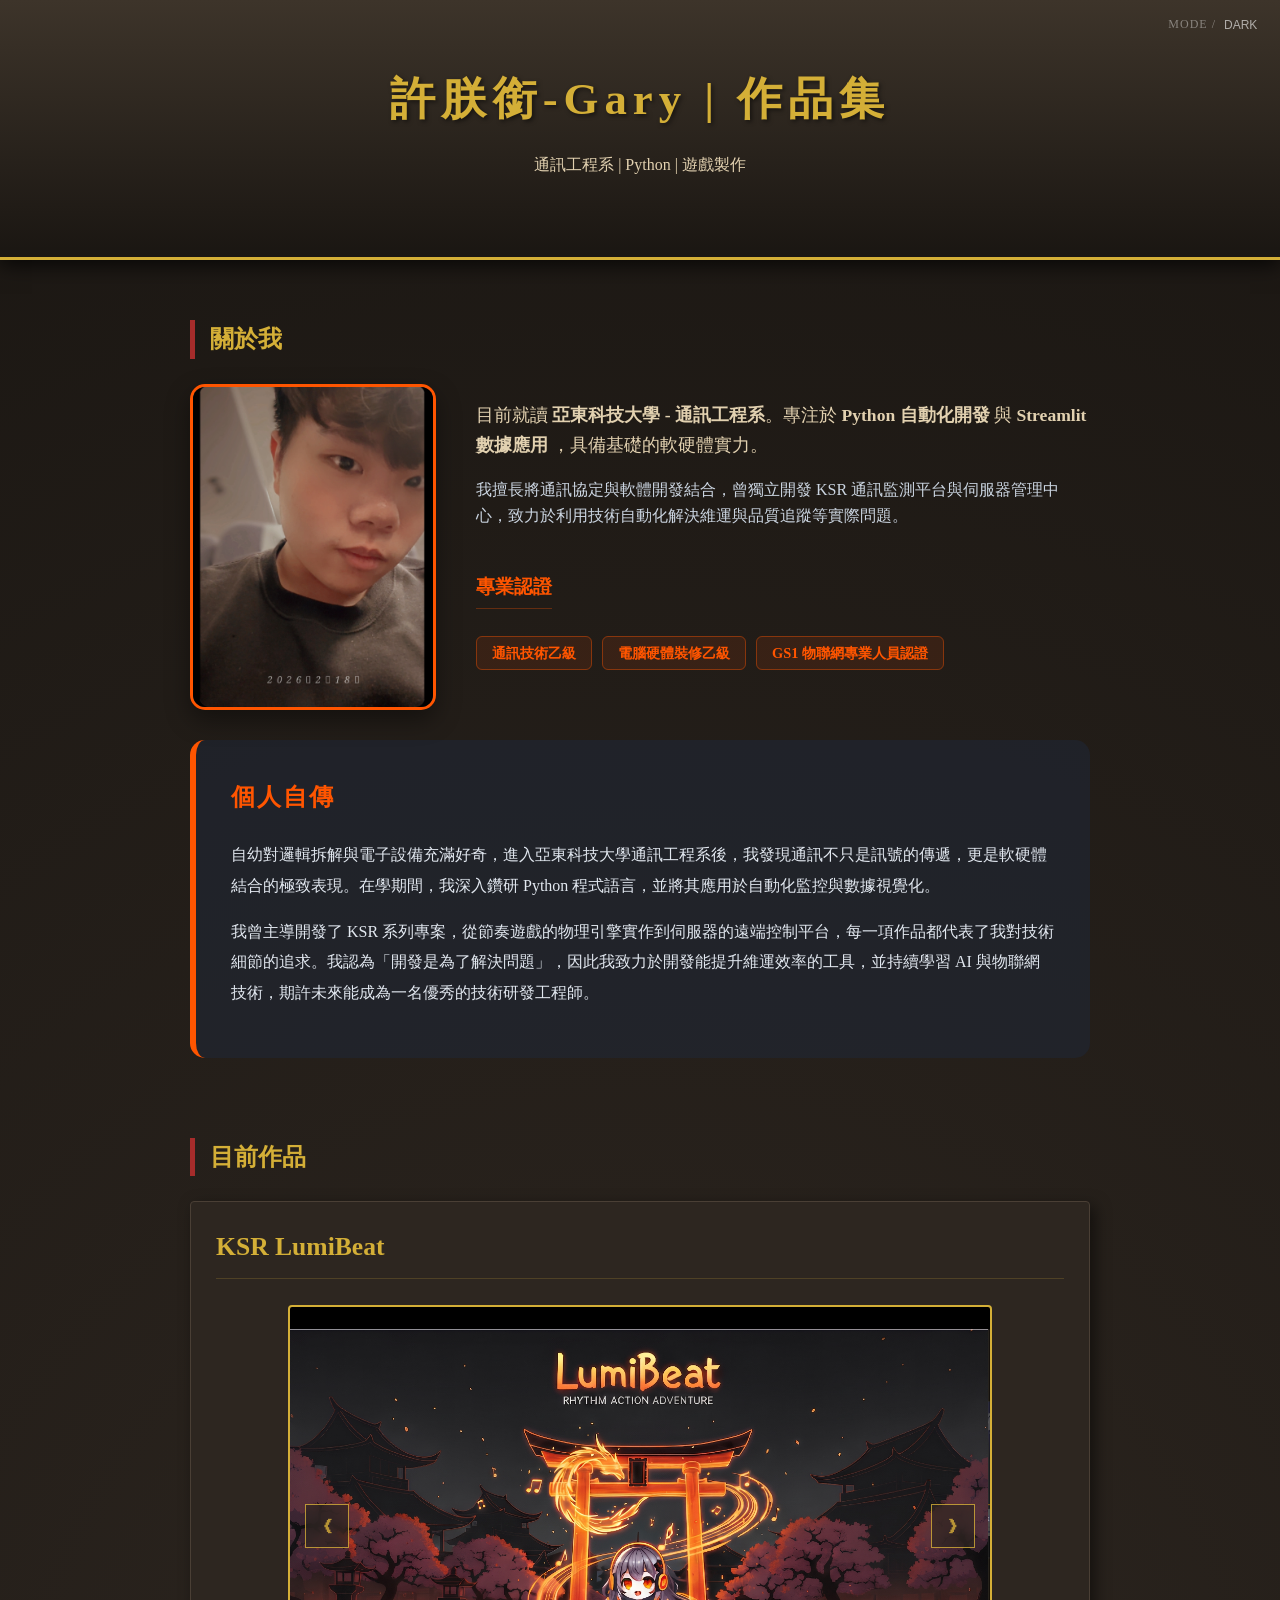
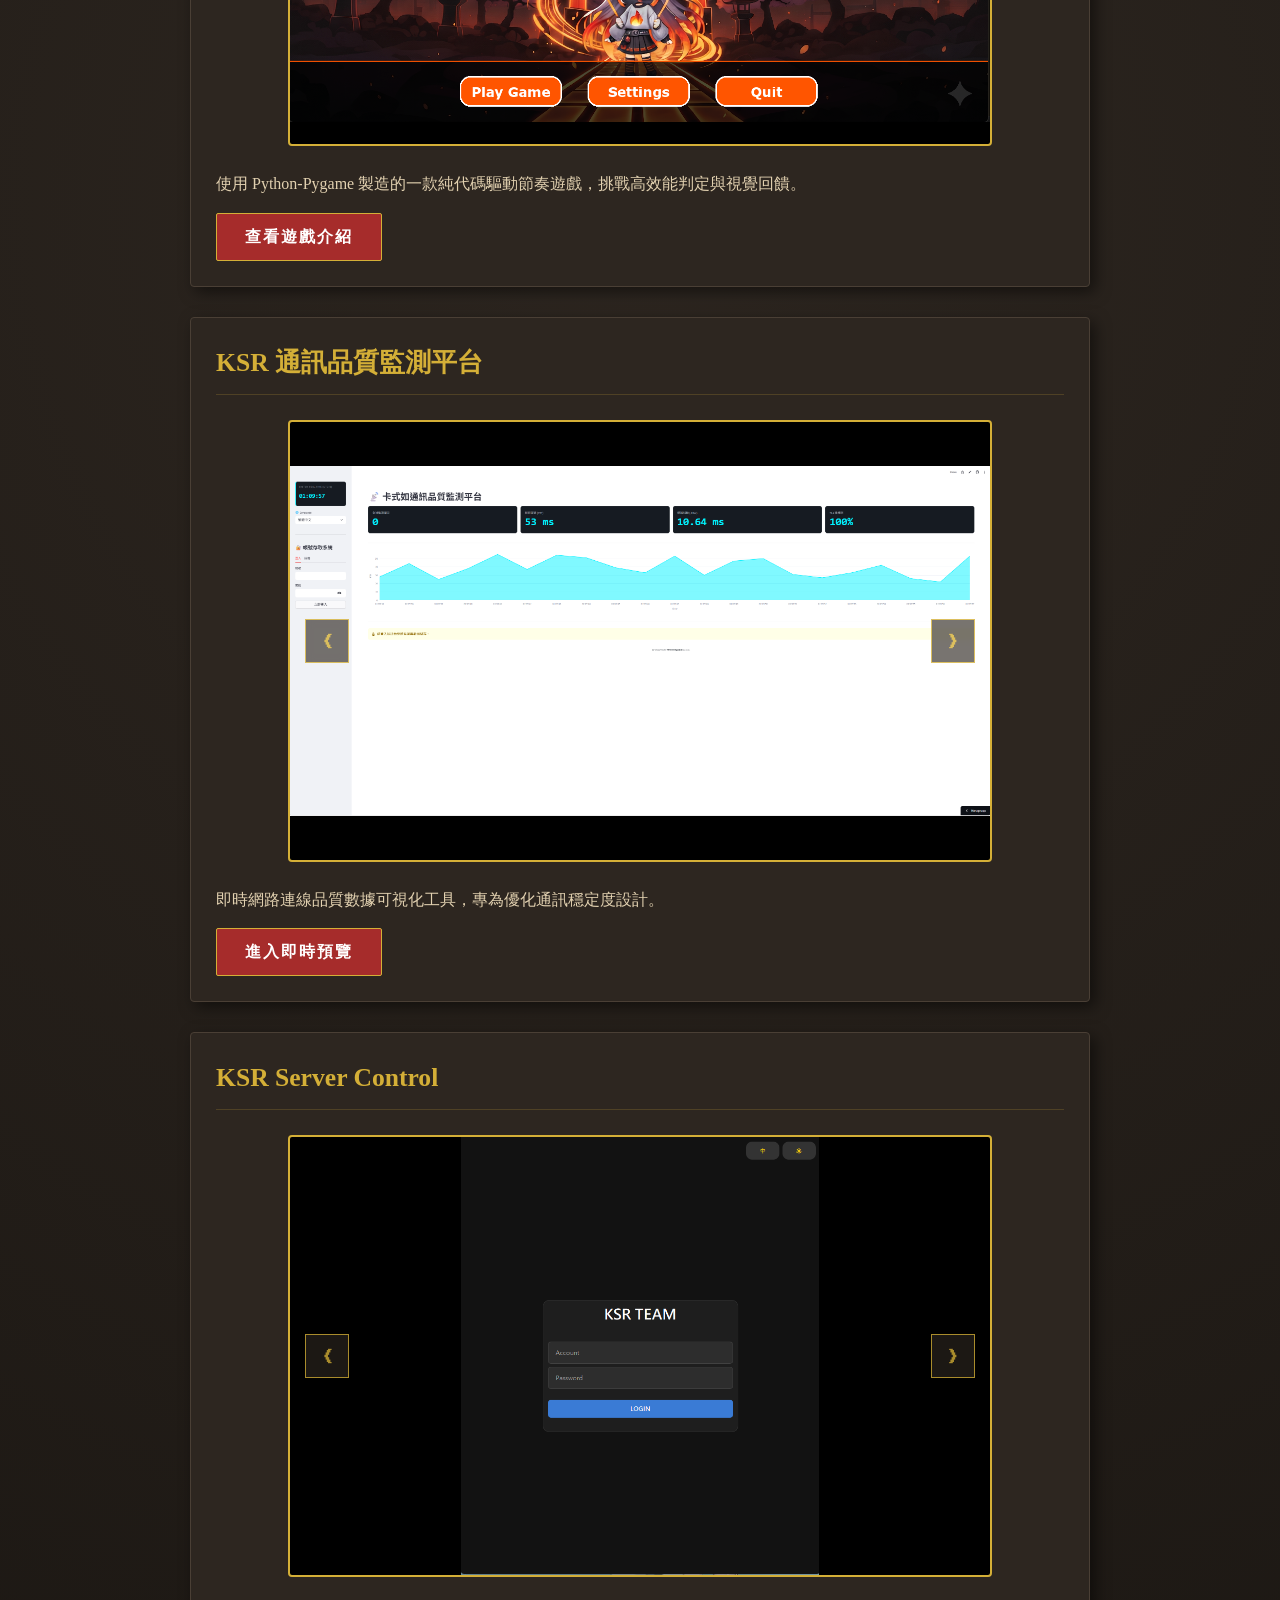
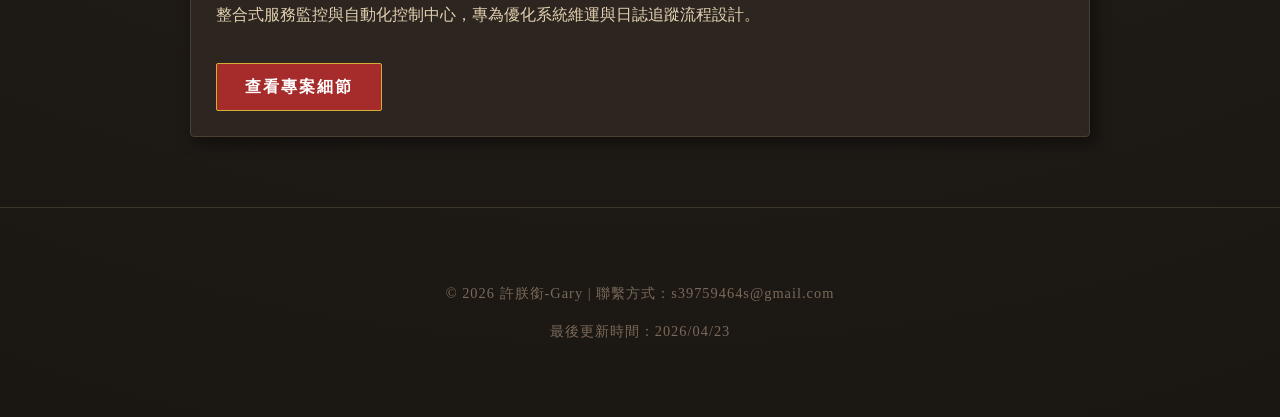
<file: index.html>
<!DOCTYPE html>
<html lang="zh-TW">
<head>
    <meta charset="UTF-8">
    <meta name="viewport" content="width=device-width, initial-scale=1.0">
    <title>作品集 | 許朕銜 Gary</title>
    <link id="theme-style" rel="stylesheet" href="style-3.css">
    <style>
        /* 基礎重置與佈局補強 */
        .about-flex {
            display: flex;
            gap: 40px;
            align-items: flex-start;
            flex-wrap: wrap;
            margin-bottom: 30px;
        }

        /* 個人照片區塊 */
        .profile-photo {
            width: 240px;
            height: 320px;
            background: #2d3748;
            border-radius: 15px;
            overflow: hidden;
            border: 3px solid var(--primary-orange, #ff5500);
            box-shadow: 0 10px 25px rgba(0,0,0,0.4);
            flex-shrink: 0;
        }

        .profile-photo img {
            width: 100%;
            height: 100%;
            object-fit: cover;
        }

        /* 右側文字與證照容器 */
        .about-content-right {
            flex: 1;
            min-width: 300px;
        }

        /* 證照標籤美化 */
        .skills-highlights {
            margin-top: 25px;
        }

        .skills-highlights h3 {
            font-size: 1.2rem;
            color: var(--primary-orange, #ff5500);
            margin-bottom: 15px;
            border-bottom: 1px solid rgba(255, 85, 0, 0.3);
            display: inline-block;
            padding-bottom: 5px;
        }

        .badge-list {
            list-style: none;
            padding: 0;
            display: flex;
            flex-wrap: wrap;
            gap: 10px;
        }

        .badge {
            background: rgba(255, 85, 0, 0.1);
            color: var(--primary-orange, #ff5500);
            border: 1px solid rgba(255, 85, 0, 0.4);
            padding: 8px 15px;
            border-radius: 6px;
            font-size: 0.9rem;
            font-weight: bold;
            transition: 0.3s;
        }

        .badge:hover {
            background: var(--primary-orange, #ff5500);
            color: #fff;
            transform: translateY(-3px);
        }

        /* 自傳區塊優化 */
        .bio-section {
            background: rgba(30, 41, 59, 0.5);
            padding: 35px;
            border-radius: 15px;
            margin-top: 20px;
            line-height: 1.9;
            border-left: 6px solid var(--primary-orange, #ff5500);
            clear: both;
        }

        .bio-section h3 {
            margin-top: 0;
            color: var(--primary-orange, #ff5500);
            margin-bottom: 20px;
            font-size: 1.5rem;
            letter-spacing: 2px;
        }

        .bio-section p {
            margin-bottom: 15px;
            color: #e2e8f0;
        }
    </style>
</head>
<script>
    // --- 1. 輪播邏輯 ---
    function moveSlide(step, btnElement) {
        const container = btnElement.parentElement;
        const slider = container.querySelector('.slider');
        const slides = slider.querySelectorAll('.slide');
        const totalSlides = slides.length;
        let index = parseInt(container.getAttribute('data-current-slide') || '0');
        index += step;
        if (index >= totalSlides) index = 0;
        else if (index < 0) index = totalSlides - 1;
        container.setAttribute('data-current-slide', index);
        slider.style.transform = `translateX(${-index * 100}%)`;
    }

    // --- 2. 詳情彈窗邏輯 ---
    function openModal() {
        document.getElementById("projectModal").style.display = "block";
        document.body.style.overflow = "hidden"; 
    }

    function closeModal() {
        document.getElementById("projectModal").style.display = "none";
        document.body.style.overflow = "auto"; 
    }

    // --- 3. 圖片放大邏輯 ---
    function openImageModal(src) {
        const imgModal = document.getElementById("imageModal");
        const fullImg = document.getElementById("fullImage");
        imgModal.style.display = "flex"; 
        fullImg.src = src;
        document.body.style.overflow = "hidden"; 
    }

    function closeImageModal() {
        const imgModal = document.getElementById("imageModal");
        imgModal.style.display = "none";
        if (document.getElementById("projectModal").style.display !== "block") {
            document.body.style.overflow = "auto";
        }
    }

    // --- 5. 主題切換 ---
    function changeTheme(selectElement) {
        const themeURL = selectElement.value;
        document.getElementById('theme-style').href = themeURL;
        localStorage.setItem('user-theme', themeURL);
    }

    // --- 6. 全域點擊判定 ---
    window.onclick = function(event) {
        const projModal = document.getElementById("projectModal");
        const imgModal = document.getElementById("imageModal");
        if (event.target == projModal) closeModal();
        if (event.target == imgModal) closeImageModal();
    }

    window.onload = function() {
        const savedTheme = localStorage.getItem('user-theme');
        if (savedTheme) {
            document.getElementById('theme-style').href = savedTheme;
            document.getElementById('theme-selector').value = savedTheme;
        }
    }
</script>
<body>
    <header style="position: relative;">
        <div class="theme-switcher" style="position: absolute; top: 15px; right: 20px; display: flex; align-items: center;">
            <span style="font-size: 0.75rem; color: rgba(255,255,255,0.4); margin-right: 8px; letter-spacing: 1px;">MODE /</span>
            <select id="theme-selector" onchange="changeTheme(this)" 
                    style="background: transparent; color: rgba(255,255,255,0.6); border: none; font-size: 0.75rem; cursor: pointer; outline: none; appearance: none; -webkit-appearance: none;">
                <option value="style-1.css">DARK</option>
                <option value="style-2.css">LIGHT</option>
                <option value="style-3.css">TEST</option>
            </select>
        </div>

        <h1>許朕銜-Gary | 作品集</h1>
        <p>通訊工程系 | Python | 遊戲製作</p>
    </header>

    <section id="about">
        <h2>關於我</h2>
        <div class="about-container">
            <div class="about-flex">
                <div class="profile-photo">
                    <img src="my-photo.jpg" alt="許朕銜 Gary 個人照">
                </div>

                <div class="about-content-right">
                    <p style="font-size: 1.1rem; line-height: 1.7; margin-bottom: 15px;">目前就讀 <strong>亞東科技大學 - 通訊工程系</strong>。專注於 <strong>Python 自動化開發</strong> 與 <strong>Streamlit 數據應用</strong> ，具備基礎的軟硬體實力。</p>
                    <p style="color: #cbd5e1;">我擅長將通訊協定與軟體開發結合，曾獨立開發 KSR 通訊監測平台與伺服器管理中心，致力於利用技術自動化解決維運與品質追蹤等實際問題。</p>
                    
                    <div class="skills-highlights">
                        <h3>專業認證</h3>
                        <ul class="badge-list">
                            <li><span class="badge">通訊技術乙級</span></li>
                            <li><span class="badge">電腦硬體裝修乙級</span></li>
                            <li><span class="badge">GS1 物聯網專業人員認證</span></li>
                        </ul>
                    </div>
                </div>
            </div>

            <div class="bio-section">
                <h3>個人自傳</h3>
                <p>
                    自幼對邏輯拆解與電子設備充滿好奇，進入亞東科技大學通訊工程系後，我發現通訊不只是訊號的傳遞，更是軟硬體結合的極致表現。在學期間，我深入鑽研 Python 程式語言，並將其應用於自動化監控與數據視覺化。
                </p>
                <p>
                    我曾主導開發了 KSR 系列專案，從節奏遊戲的物理引擎實作到伺服器的遠端控制平台，每一項作品都代表了我對技術細節的追求。我認為「開發是為了解決問題」，因此我致力於開發能提升維運效率的工具，並持續學習 AI 與物聯網技術，期許未來能成為一名優秀的技術研發工程師。
                </p>
            </div>
        </div>
    </section>

    <section id="projects">
        <h2>目前作品</h2>

        <div class="project-card">
            <h3>KSR LumiBeat</h3>
            <div class="slider-container">
                <div class="slider">
                    <img src="KSR Lumibeat_1.png" alt="LumiBeat 1" class="slide" onclick="openImageModal(this.src)" style="cursor: zoom-in;">
                    <img src="KSR Lumibeat_2.png" alt="LumiBeat 2" class="slide" onclick="openImageModal(this.src)" style="cursor: zoom-in;">
                    <img src="KSR Lumibeat_3.png" alt="LumiBeat 3" class="slide" onclick="openImageModal(this.src)" style="cursor: zoom-in;">
                    <img src="KSR Lumibeat_4.png" alt="LumiBeat 4" class="slide" onclick="openImageModal(this.src)" style="cursor: zoom-in;">
                </div>
                <button class="prev" onclick="moveSlide(-1, this)">&#10094;</button>
                <button class="next" onclick="moveSlide(1, this)">&#10095;</button>
            </div>
            <p>使用 Python-Pygame 製造的一款純代碼驅動節奏遊戲，挑戰高效能判定與視覺回饋。</p>
            <a href="lumibeat.html" class="btn">查看遊戲介紹</a>
        </div>

        <div class="project-card">
            <h3>KSR 通訊品質監測平台</h3>
            <div class="slider-container">
                <div class="slider">
                    <img src="KSR Streamlit.png" alt="Streamlit 1" class="slide" onclick="openImageModal(this.src)" style="cursor: zoom-in;">
                    <img src="KSR Streamlit-2.png" alt="Streamlit 2" class="slide" onclick="openImageModal(this.src)" style="cursor: zoom-in;">
                    <img src="KSR Streamlit-3.png" alt="Streamlit 3" class="slide" onclick="openImageModal(this.src)" style="cursor: zoom-in;">
                </div>
                <button class="prev" onclick="moveSlide(-1, this)">&#10094;</button>
                <button class="next" onclick="moveSlide(1, this)">&#10095;</button>
            </div>
            <p>即時網路連線品質數據可視化工具，專為優化通訊穩定度設計。</p>
            <a href="https://my-ai-app-vweyvgkccwtkc4hgswuv9c.streamlit.app/" target="_blank" class="btn">進入即時預覽</a>
        </div>

        <div class="project-card">
            <h3>KSR Server Control</h3>
            <div class="slider-container">
                <div class="slider">
                    <img src="KSR Control_1.png" alt="Control 1" class="slide" onclick="openImageModal(this.src)" style="cursor: zoom-in;">
                    <img src="KSR Control_2.png" alt="Control 2" class="slide" onclick="openImageModal(this.src)" style="cursor: zoom-in;">
                    <img src="KSR Control_3.png" alt="Control 3" class="slide" onclick="openImageModal(this.src)" style="cursor: zoom-in;">
                    <img src="KSR Control_4.png" alt="Control 4" class="slide" onclick="openImageModal(this.src)" style="cursor: zoom-in;">
                </div>
                <button class="prev" onclick="moveSlide(-1, this)">&#10094;</button>
                <button class="next" onclick="moveSlide(1, this)">&#10095;</button>
            </div>
            <p>整合式服務監控與自動化控制中心，專為優化系統維運與日誌追蹤流程設計。</p>
            <a href="javascript:void(0)" class="btn" onclick="openModal()" style="margin-top: 20px;">查看專案細節</a>
        </div>
    </section>

    <footer>
        <p>© 2026 許朕銜-Gary | 聯繫方式：s39759464s@gmail.com</p>
        <p>最後更新時間：2026/04/23</p>
    </footer>

    <div id="projectModal" class="modal">
        <div class="modal-content">
            <span class="close-btn" onclick="closeModal()">&times;</span>
            <h2 id="modalTitle">專案詳情</h2>
            <div id="modalBody">
                <h3>KSR Server Control</h3>
                <p>針對自製估價單系統設計的後台管理平台，透過圖形化介面降低維運門檻。</p>
                <h4>技術架構</h4>
                <ul>
                    <li><strong>後端引擎：</strong> Python 處理序連結。</li>
                    <li><strong>通訊控制：</strong> 遠端程序調用 (RPC) 邏輯。</li>
                </ul>
                <p>成功整合原有零散工具，顯著提升維運效率。</p>
            </div>
        </div>
    </div>

    <div id="imageModal" class="modal">
        <span class="close-btn" onclick="closeImageModal()">&times;</span>
        <img id="fullImage" class="lightbox-img">
    </div>

</body>
</html>
</file>
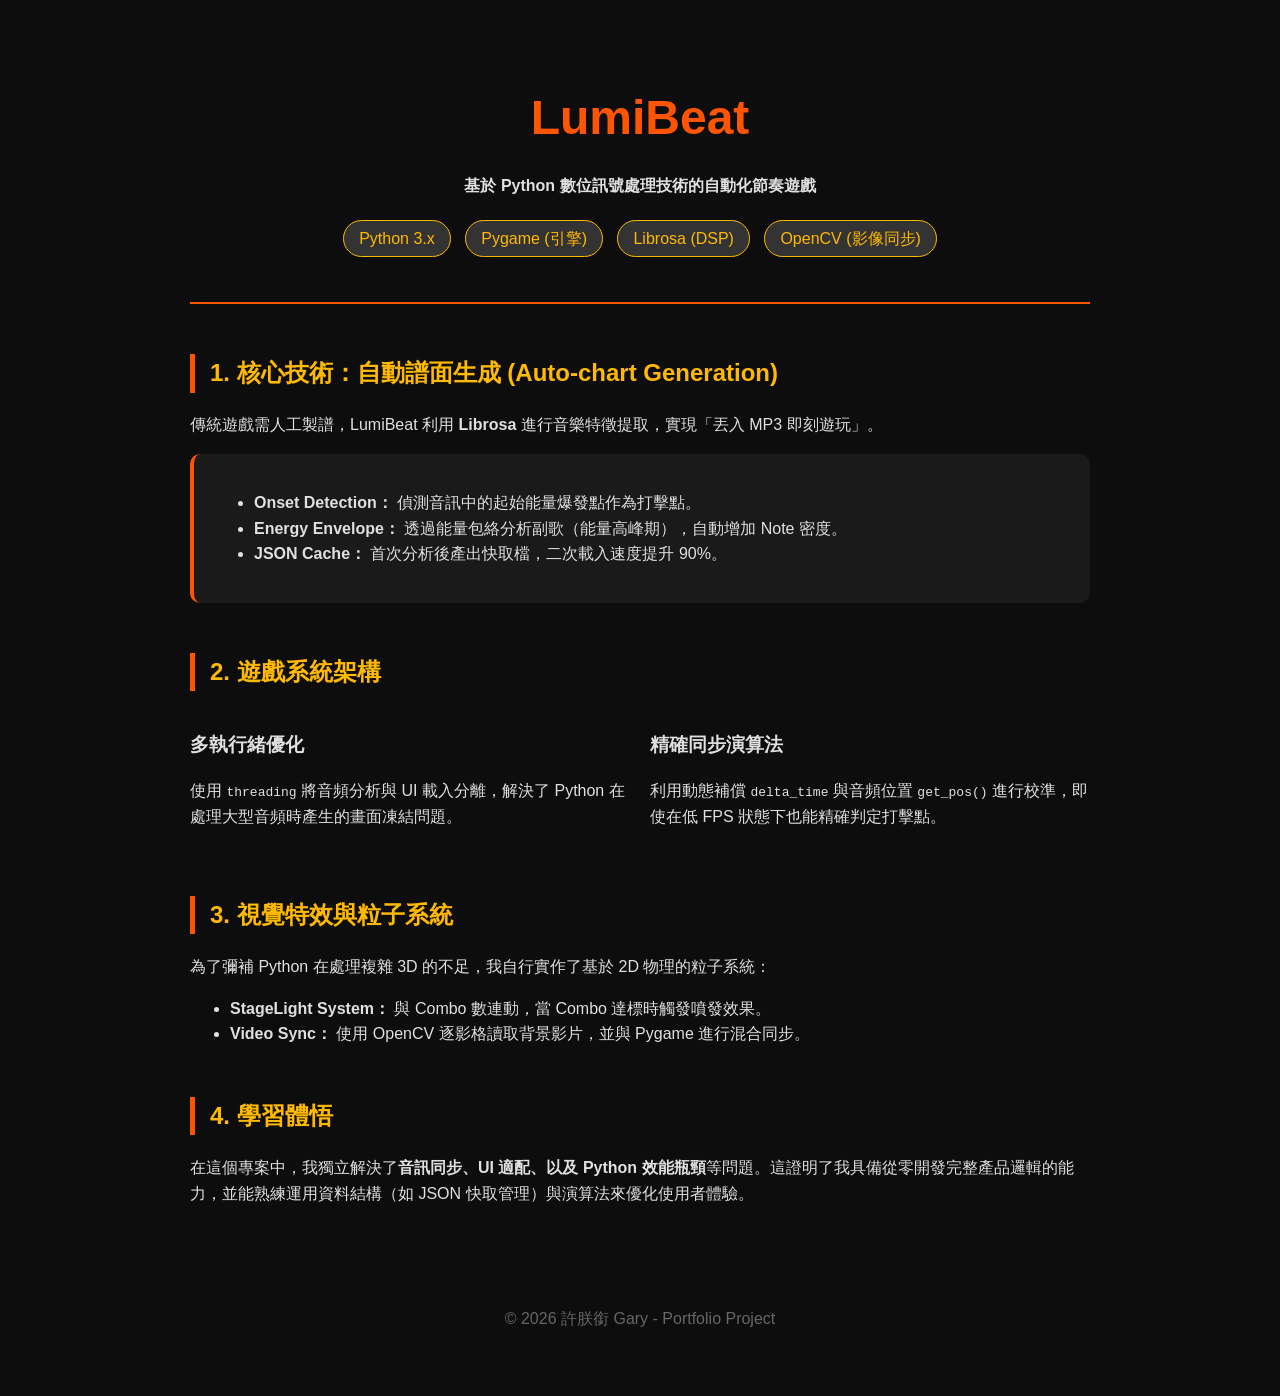
<file: Lumibeat.html>
<!DOCTYPE html>
<html lang="zh-TW">
<head>
    <meta charset="UTF-8">
    <title>LumiBeat 專案開發全紀錄 - 許朕銜 Gary</title>
    <style>
        body { background-color: #0d0d0d; color: #e0e0e0; font-family: 'Segoe UI', 'Microsoft JhengHei', sans-serif; line-height: 1.6; }
        .container { max-width: 900px; margin: auto; padding: 40px; }
        .hero { text-align: center; border-bottom: 2px solid #ff5500; padding-bottom: 40px; }
        h1 { color: #ff5500; font-size: 3rem; margin-bottom: 10px; }
        .tech-tag { background: #333; color: #ffb900; padding: 5px 15px; border-radius: 20px; margin: 5px; display: inline-block; border: 1px solid #ffb900; }
        .section { margin-top: 50px; }
        h2 { color: #ffb900; border-left: 5px solid #ff5500; padding-left: 15px; }
        .code-concept { background: #1a1a1a; padding: 20px; border-radius: 10px; border-left: 4px solid #ff5500; }
        .performance-grid { display: grid; grid-template-columns: 1fr 1fr; gap: 20px; }
        img { width: 100%; border-radius: 10px; border: 1px solid #444; }
    </style>
</head>
<body>
    <div class="container">
        <header class="hero">
            <h1>LumiBeat</h1>
            <p><strong>基於 Python 數位訊號處理技術的自動化節奏遊戲</strong></p>
            <div class="tech-stack">
                <span class="tech-tag">Python 3.x</span>
                <span class="tech-tag">Pygame (引擎)</span>
                <span class="tech-tag">Librosa (DSP)</span>
                <span class="tech-tag">OpenCV (影像同步)</span>
            </div>
        </header>

        <section class="section">
            <h2>1. 核心技術：自動譜面生成 (Auto-chart Generation)</h2>
            <p>傳統遊戲需人工製譜，LumiBeat 利用 <strong>Librosa</strong> 進行音樂特徵提取，實現「丟入 MP3 即刻遊玩」。</p>
            <div class="code-concept">
                <ul>
                    <li><strong>Onset Detection：</strong> 偵測音訊中的起始能量爆發點作為打擊點。</li>
                    <li><strong>Energy Envelope：</strong> 透過能量包絡分析副歌（能量高峰期），自動增加 Note 密度。</li>
                    <li><strong>JSON Cache：</strong> 首次分析後產出快取檔，二次載入速度提升 90%。</li>
                </ul>
            </div>
        </section>

        

        <section class="section">
            <h2>2. 遊戲系統架構</h2>
            <div class="performance-grid">
                <div>
                    <h3>多執行緒優化</h3>
                    <p>使用 <code>threading</code> 將音頻分析與 UI 載入分離，解決了 Python 在處理大型音頻時產生的畫面凍結問題。</p>
                </div>
                <div>
                    <h3>精確同步演算法</h3>
                    <p>利用動態補償 <code>delta_time</code> 與音頻位置 <code>get_pos()</code> 進行校準，即使在低 FPS 狀態下也能精確判定打擊點。</p>
                </div>
            </div>
        </section>

        <section class="section">
            <h2>3. 視覺特效與粒子系統</h2>
            <p>為了彌補 Python 在處理複雜 3D 的不足，我自行實作了基於 2D 物理的粒子系統：</p>
            <ul>
                <li><strong>StageLight System：</strong> 與 Combo 數連動，當 Combo 達標時觸發噴發效果。</li>
                <li><strong>Video Sync：</strong> 使用 OpenCV 逐影格讀取背景影片，並與 Pygame 進行混合同步。</li>
            </ul>
        </section>

        <section class="section">
            <h2>4. 學習體悟</h2>
            <p>在這個專案中，我獨立解決了<strong>音訊同步、UI 適配、以及 Python 效能瓶頸</strong>等問題。這證明了我具備從零開發完整產品邏輯的能力，並能熟練運用資料結構（如 JSON 快取管理）與演算法來優化使用者體驗。</p>
        </section>

        <footer style="text-align: center; margin-top: 100px; color: #666;">
            <p>© 2026 許朕銜 Gary - Portfolio Project</p>
        </footer>
    </div>
</body>
</html>
</file>
<file: style-3.css>
/* 基本設定 - 改為劍網3古風色調 */
:root {
    --primary-color: #d4af37; /* 琥珀金 */
    --bg-color: #1a1612;      /* 墨染黑背景 */
    --card-bg: #2d2620;       /* 檀木褐背景 */
    --text-color: #e2d1b0;    /* 絹布淺色 */
    --accent-color: #a62c2b;  /* 硃砂紅 */
    --border-style: 2px solid #5a4a3a; /* 古風邊框 */
}

body {
    font-family: 'Microsoft JhengHei', 'PingFang TC', serif; /* 改用襯線體或系統繁體 */
    background-color: var(--bg-color);
    background-image: radial-gradient(circle at center, #2d2620 0%, #1a1612 100%); /* 增加漸層深度 */
    color: var(--text-color);
    line-height: 1.6;
    margin: 0;
    padding: 0;
}

/* 頁首設定 - 增加水墨山水感 */
header {
    background: linear-gradient(to bottom, #3d342a 0%, #1a1612 100%);
    padding: 4rem 1rem;
    text-align: center;
    border-bottom: 3px solid var(--primary-color);
    box-shadow: 0 4px 20px rgba(0, 0, 0, 0.8);
}

header h1 {
    margin: 0;
    font-size: 2.8rem;
    letter-spacing: 6px; /* 增加字距營造大氣感 */
    color: var(--primary-color);
    text-shadow: 2px 2px 4px rgba(0, 0, 0, 0.5);
    font-weight: 800;
}

/* 區塊容器 */
section {
    max-width: 900px;
    margin: 20px auto;
    padding: 20px;
}

h2 {
    border-left: 5px solid var(--accent-color); /* 改為硃砂紅 */
    padding-left: 15px;
    margin-bottom: 25px;
    color: var(--primary-color);
    font-weight: bold;
}

/* 作品集卡片設計 - 改為竹簡/木漆風格 */
.project-card {
    background-color: var(--card-bg);
    border-radius: 4px; /* 劍網3風格較為方正，不建議大圓角 */
    padding: 25px;
    margin-bottom: 30px;
    box-shadow: 5px 5px 15px rgba(0, 0, 0, 0.5);
    transition: all 0.3s ease;
    border: 1px solid #4a3f35;
    position: relative;
    overflow: hidden;
}

.project-card:hover {
    transform: translateY(-5px);
    border-color: var(--primary-color);
    background-color: #362d26;
}

.project-card h3 {
    margin-top: 0;
    font-size: 1.6rem;
    color: var(--primary-color);
    border-bottom: 1px solid rgba(212, 175, 55, 0.2);
    padding-bottom: 10px;
}

/* --- 輪播圖相關 --- */
.slider-container {
    position: relative;
    width: 100%;
    max-width: 700px;
    margin: 25px auto;
    overflow: hidden;
    border-radius: 4px;
    border: 2px solid var(--primary-color);
    background-color: #000;
    aspect-ratio: 16 / 10;
    display: flex;
    align-items: center;
}

.slider {
    display: flex;
    width: 100%;
    height: 100%;
    transition: transform 0.5s cubic-bezier(0.25, 0.46, 0.45, 0.94);
}

.slide {
    min-width: 100%;
    height: 100%;
    object-fit: contain;
    cursor: zoom-in;
}

.prev, .next {
    position: absolute;
    top: 50%;
    transform: translateY(-50%);
    background-color: rgba(45, 38, 32, 0.8);
    backdrop-filter: blur(4px);
    color: var(--primary-color);
    width: 44px;
    height: 44px;
    display: flex;
    align-items: center;
    justify-content: center;
    border: 1px solid var(--primary-color);
    cursor: pointer;
    font-size: 1.2rem;
    z-index: 10;
    transition: all 0.3s ease;
    border-radius: 0; /* 改為方正按鈕 */
    opacity: 0.8;
}

.prev:hover, .next:hover {
    background-color: var(--primary-color);
    color: #1a1612;
    opacity: 1;
}

.prev { left: 15px; }
.next { right: 15px; }

/* --- 按鈕美化 - 捲軸按鈕風格 --- */
.btn {
    display: inline-block;
    padding: 10px 28px;
    background-color: var(--accent-color);
    color: white;
    text-decoration: none;
    border-radius: 2px;
    font-weight: bold;
    transition: all 0.3s ease;
    border: 1px solid var(--primary-color);
    letter-spacing: 2px;
}

.btn:hover {
    background-color: var(--primary-color);
    color: #1a1612;
    box-shadow: 0 0 15px rgba(212, 175, 55, 0.5);
    transform: scale(1.05);
}

/* --- Modal 基礎與詳情視窗 --- */
/* --- Modal 基礎與詳情視窗修正 --- */
.modal {
    display: none;
    position: fixed;
    z-index: 1000;
    left: 0;
    top: 0;
    width: 100%;
    height: 100%;
    background-color: rgba(10, 10, 10, 0.9);
    backdrop-filter: blur(10px);
    
    /* 新增：確保當視窗太長時，底層可以捲動 */
    overflow-y: auto; 
    padding: 20px 0; /* 留一點上下邊距，比較美觀 */
}

.modal-content {
    background-color: var(--card-bg);
    background-image: url('data:image/svg+xml;utf8,<svg xmlns="http://www.w3.org/2000/svg" width="100" height="100" viewBox="0 0 100 100"><rect fill="none" width="100" height="100"/><path d="M0 0l100 100M100 0L0 100" stroke="rgba(212,175,55,0.03)" stroke-width="1"/></svg>');
    
    /* 修改：將 margin-top 縮小，確保在手機上不會太靠下 */
    margin: 30px auto; 
    padding: 40px 25px; /* 稍微縮減手機版左右內距 */
    
    border: 2px solid var(--primary-color);
    width: 85%; /* 手機版寬度稍微加寬 */
    max-width: 600px;
    border-radius: 0;
    position: relative;
    box-shadow: 0 0 50px rgba(0, 0, 0, 1);
    animation: fadeIn 0.3s ease;

    /* 關鍵修正：確保內容過長時不會溢出被切斷 */
    word-wrap: break-word;
    height: auto;
}

/* 手機版關閉按鈕位置微調 */
.close-btn {
    position: absolute;
    right: 15px;
    top: 10px;
    color: var(--primary-color);
    font-size: 32px;
    z-index: 1010;
}

/* 針對小螢幕內容文字大小微調，增加易讀性 */
@media (max-width: 600px) {
    .modal-content {
        padding: 40px 20px 30px 20px;
    }
    .modal-content h2, .modal-content h3 {
        font-size: 1.3rem;
    }
}

.close-btn {
    position: absolute;
    right: 20px;
    top: 15px;
    color: var(--primary-color);
    font-size: 32px;
    font-weight: normal;
    cursor: pointer;
}

.close-btn:hover {
    color: var(--accent-color);
    transform: rotate(90deg);
    transition: 0.3s;
}

/* --- 圖片燈箱專用修正區 --- */
#imageModal {
    background-color: rgba(0, 0, 0, 0.95);
    cursor: zoom-out;
    display: none;
    align-items: center;
    justify-content: center;
}

.lightbox-img {
    max-width: 60%; 
    max-height: 80%;
    object-fit: contain;
    border-radius: 0;
    box-shadow: 0 0 40px rgba(212, 175, 55, 0.3);
    border: 2px solid var(--primary-color);
    animation: zoomIn 0.3s ease;
}

@keyframes fadeIn {
    from { opacity: 0; transform: translateY(-20px); }
    to { opacity: 1; transform: translateY(0); }
}

@keyframes zoomIn {
    from { transform: scale(0.95); opacity: 0; }
    to { transform: scale(1); opacity: 1; }
}

/* --- 圖片燈箱手機版優化 --- */
#imageModal {
    z-index: 9999;
    left: 0;
    top: 0;
    width: 100%;
    height: 100%;
    background-color: rgba(0, 0, 0, 0.98);
    align-items: center;
    justify-content: center;
}

.lightbox-img {
    max-width: 90%;
    max-height: 75vh;
}

#imageModal .close-btn {
    position: absolute;
    top: 20px;
    right: 25px;
    font-size: 60px;
    color: var(--primary-color);
}

/* 頁尾 */
footer {
    text-align: center;
    padding: 60px 0;
    font-size: 0.9rem;
    color: #7a6a5a;
    border-top: 1px solid #3d342a;
    letter-spacing: 1px;
}
</file>
